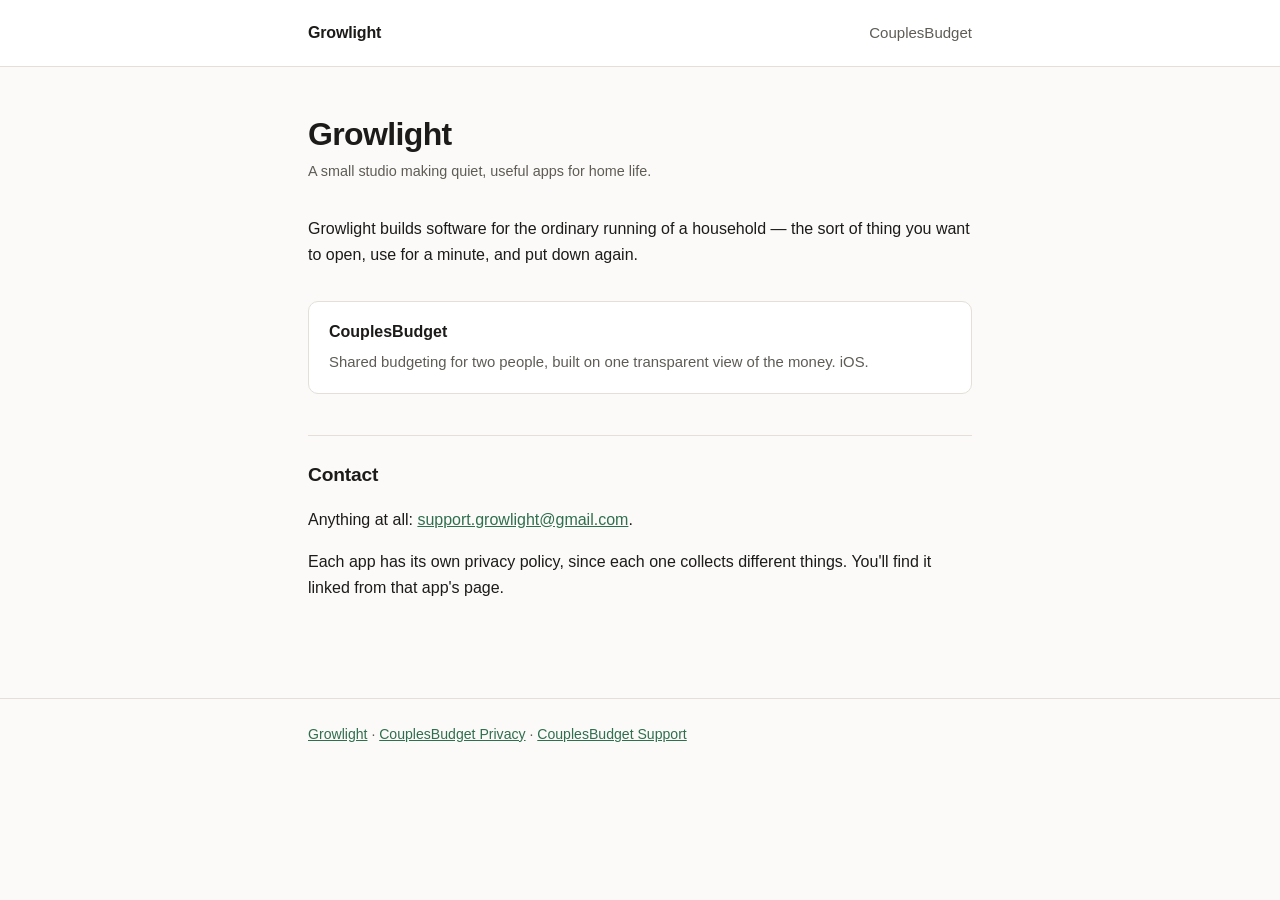
<file: index.html>
<!doctype html>
<html lang="en">
<head>
<meta charset="utf-8">
<meta name="viewport" content="width=device-width, initial-scale=1">
<title>Growlight</title>
<meta name="description" content="A small studio making quiet, useful apps for home life.">
<link rel="stylesheet" href="style.css">
</head>
<body>

<header class="site">
  <div class="wrap">
    <a class="brand" href="./">Growlight</a>
    <nav>
      <a href="couplesbudget/">CouplesBudget</a>
    </nav>
  </div>
</header>

<main class="wrap">
  <h1>Growlight</h1>
  <p class="updated">A small studio making quiet, useful apps for home life.</p>

  <p>Growlight builds software for the ordinary running of a household — the sort of thing you
  want to open, use for a minute, and put down again.</p>

  <div class="cards">
    <a class="card" href="couplesbudget/">
      <strong>CouplesBudget</strong>
      <span>Shared budgeting for two people, built on one transparent view of the money. iOS.</span>
    </a>
  </div>

  <h2>Contact</h2>
  <p>Anything at all: <a href="mailto:support.growlight@gmail.com">support.growlight@gmail.com</a>.</p>

  <p>Each app has its own privacy policy, since each one collects different things. You'll find
  it linked from that app's page.</p>
</main>

<footer class="site">
  <div class="wrap">
    <a href="./">Growlight</a> · <a href="couplesbudget/privacy/">CouplesBudget Privacy</a> · <a href="couplesbudget/support/">CouplesBudget Support</a>
  </div>
</footer>

</body>
</html>
</file>
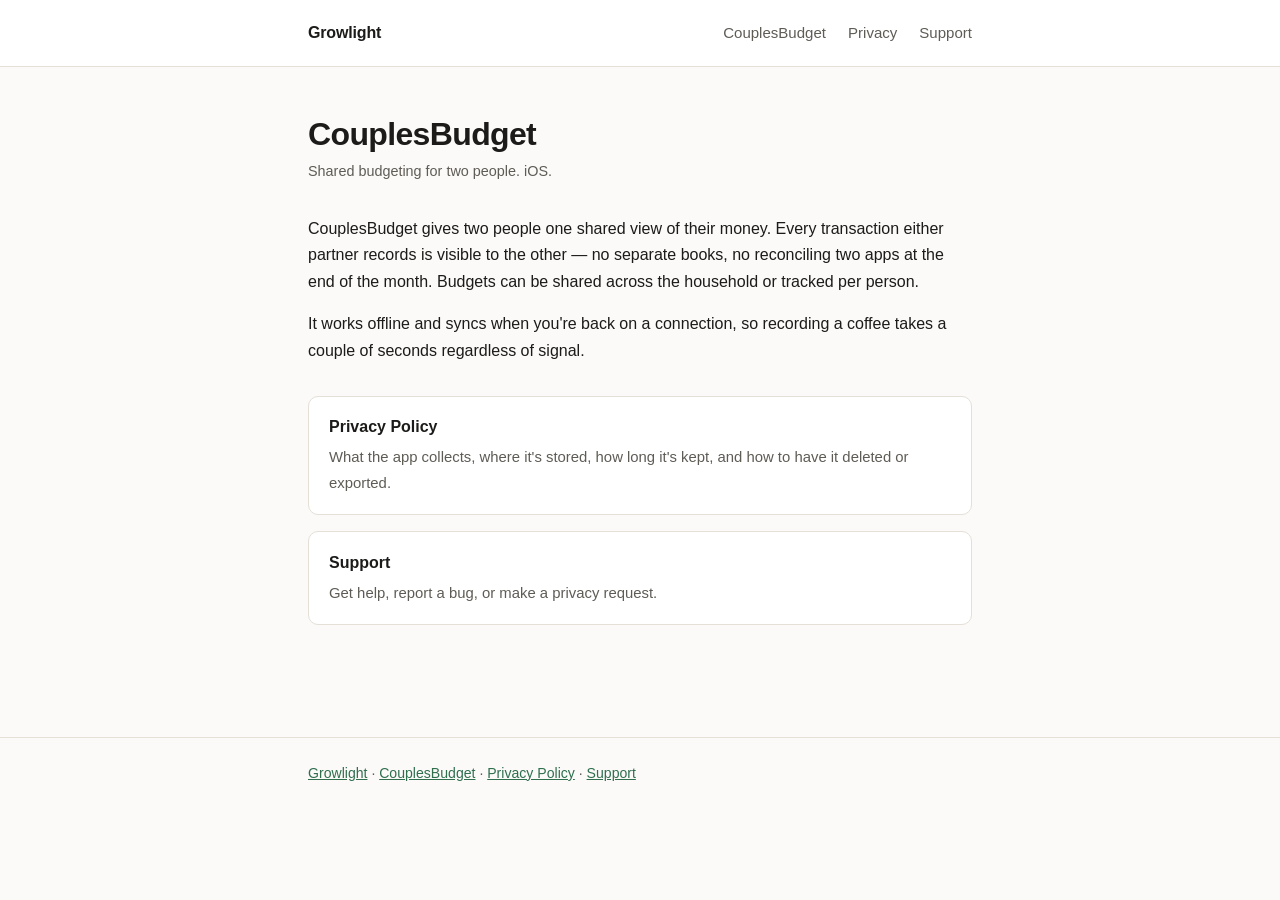
<file: couplesbudget/index.html>
<!doctype html>
<html lang="en">
<head>
<meta charset="utf-8">
<meta name="viewport" content="width=device-width, initial-scale=1">
<title>CouplesBudget — Growlight</title>
<meta name="description" content="Shared budgeting for two people, built on one transparent view of the money.">
<link rel="stylesheet" href="../style.css">
</head>
<body>

<header class="site">
  <div class="wrap">
    <a class="brand" href="../">Growlight</a>
    <nav>
      <a href="./">CouplesBudget</a>
      <a href="privacy/">Privacy</a>
      <a href="support/">Support</a>
    </nav>
  </div>
</header>

<main class="wrap">
  <h1>CouplesBudget</h1>
  <p class="updated">Shared budgeting for two people. iOS.</p>

  <p>CouplesBudget gives two people one shared view of their money. Every transaction either
  partner records is visible to the other — no separate books, no reconciling two apps at the end
  of the month. Budgets can be shared across the household or tracked per person.</p>

  <p>It works offline and syncs when you're back on a connection, so recording a coffee takes a
  couple of seconds regardless of signal.</p>

  <div class="cards">
    <a class="card" href="privacy/">
      <strong>Privacy Policy</strong>
      <span>What the app collects, where it's stored, how long it's kept, and how to have it deleted or exported.</span>
    </a>
    <a class="card" href="support/">
      <strong>Support</strong>
      <span>Get help, report a bug, or make a privacy request.</span>
    </a>
  </div>
</main>

<footer class="site">
  <div class="wrap">
    <a href="../">Growlight</a> · <a href="./">CouplesBudget</a> · <a href="privacy/">Privacy Policy</a> · <a href="support/">Support</a>
  </div>
</footer>

</body>
</html>
</file>
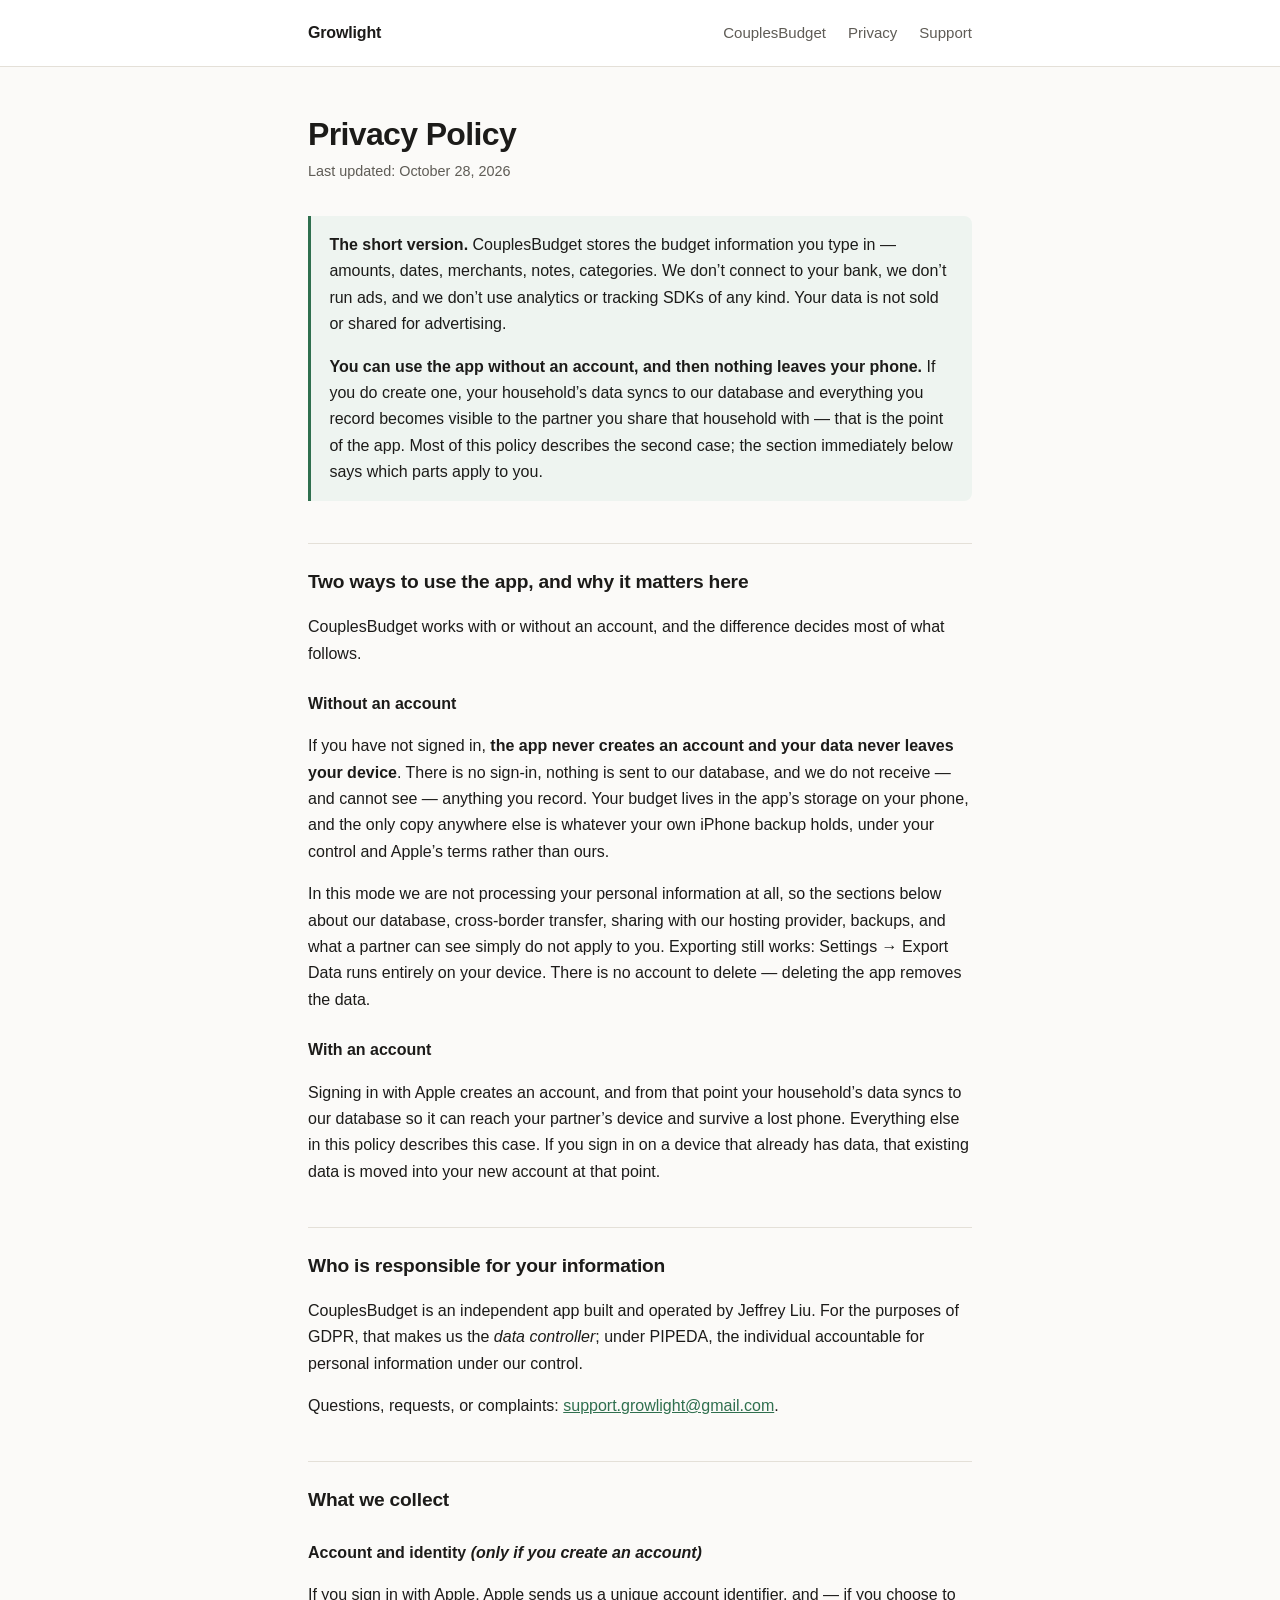
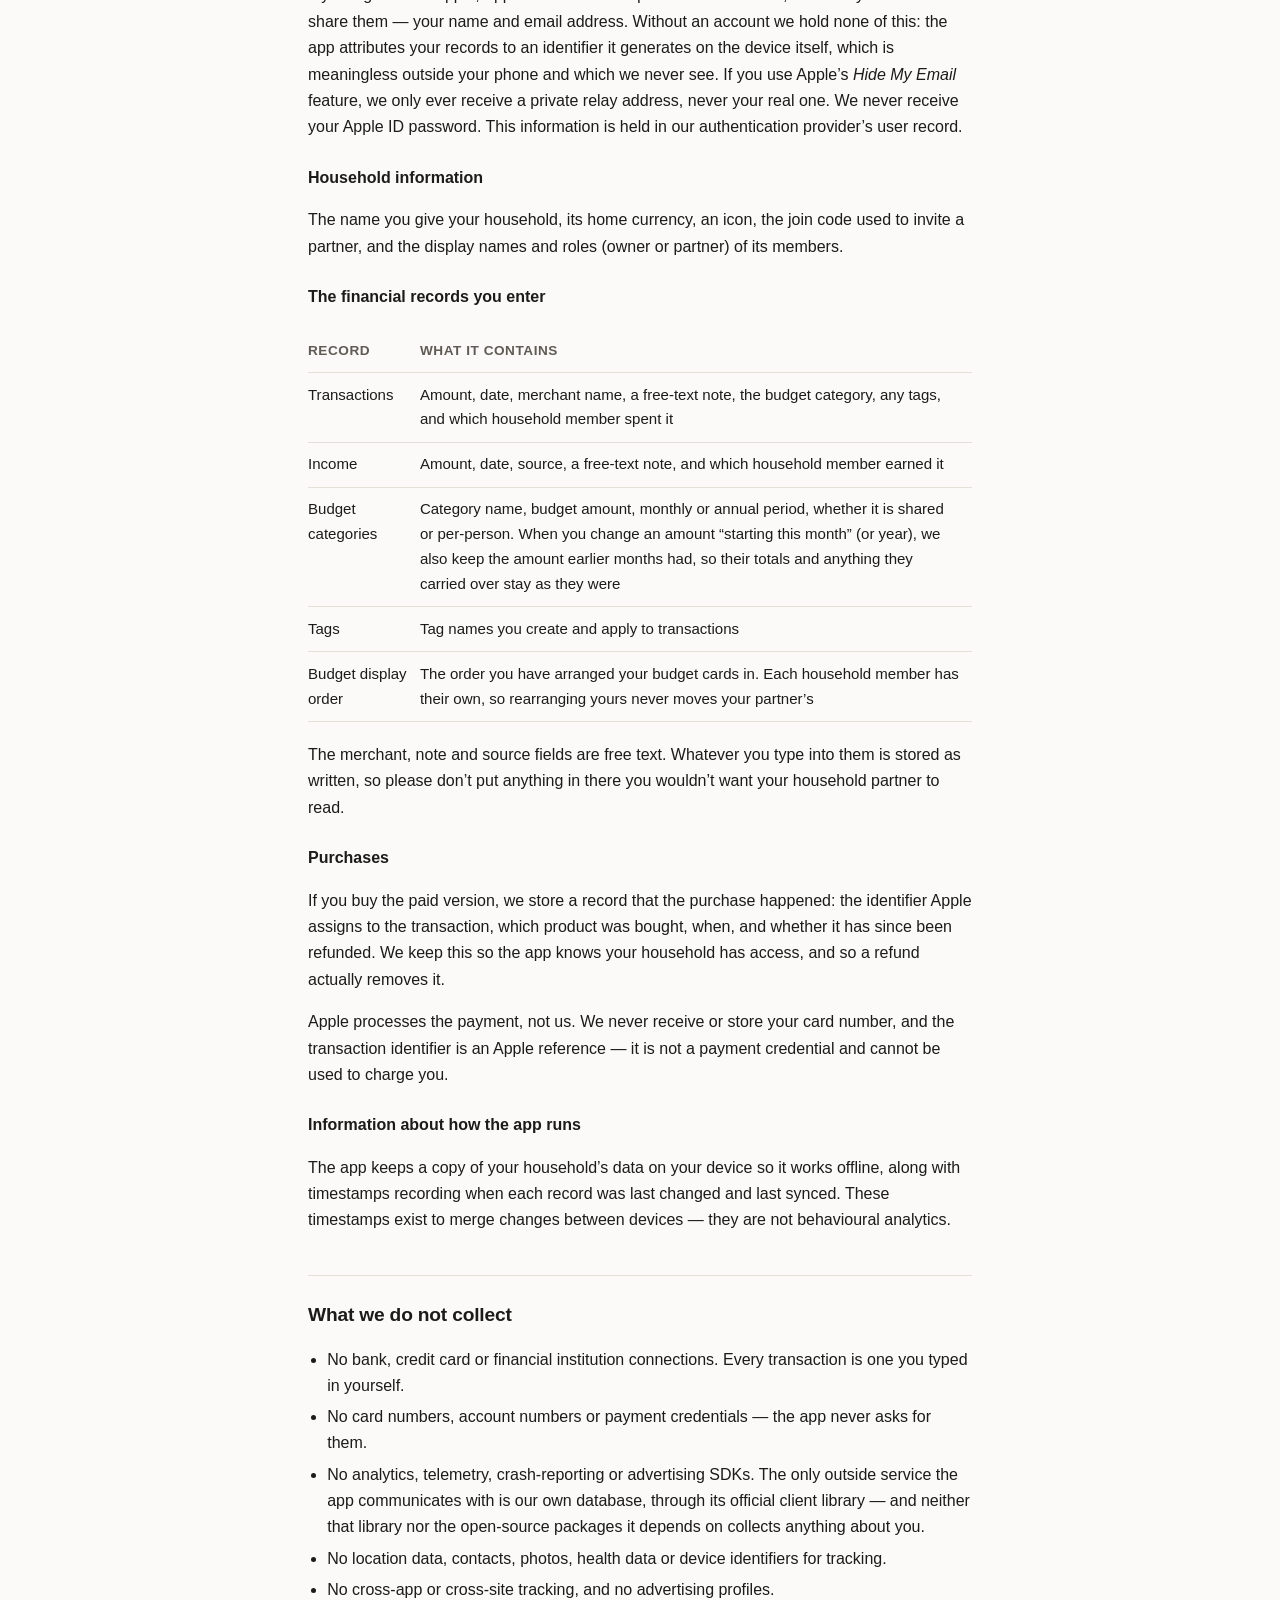
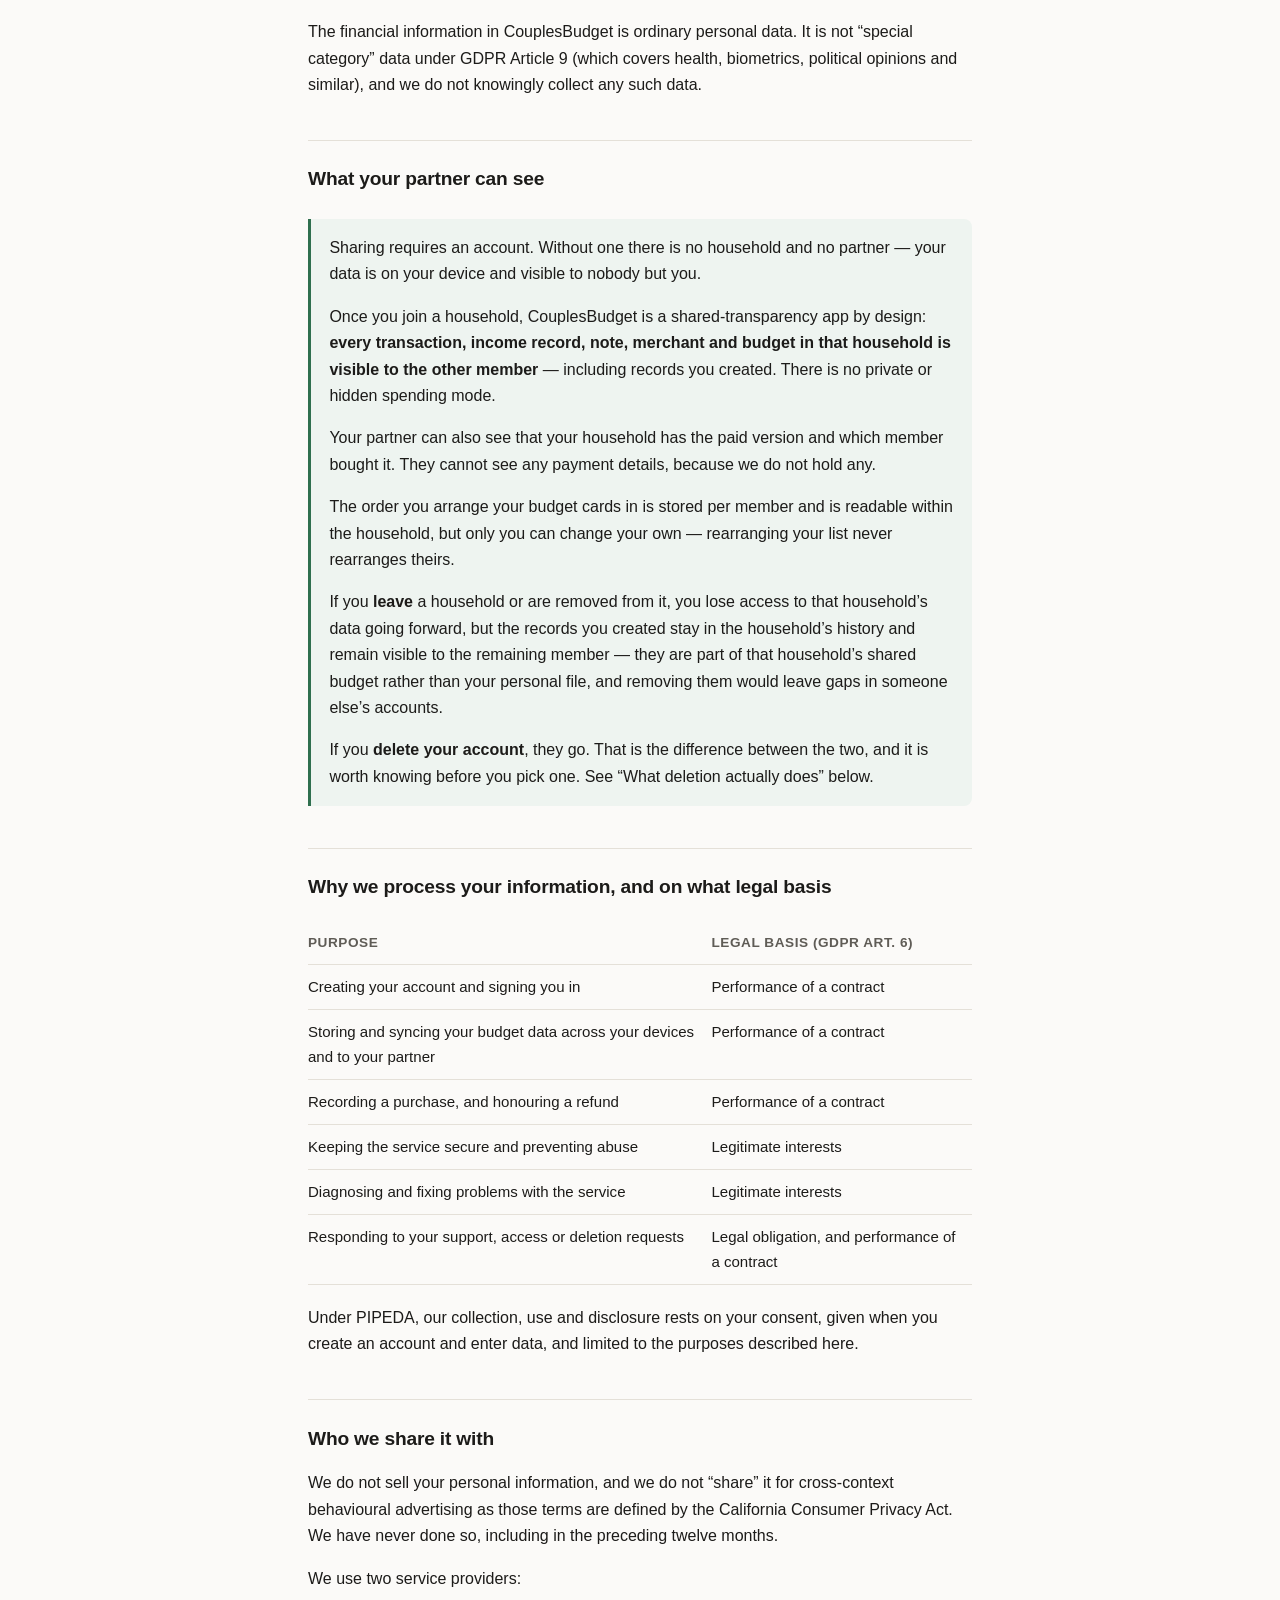
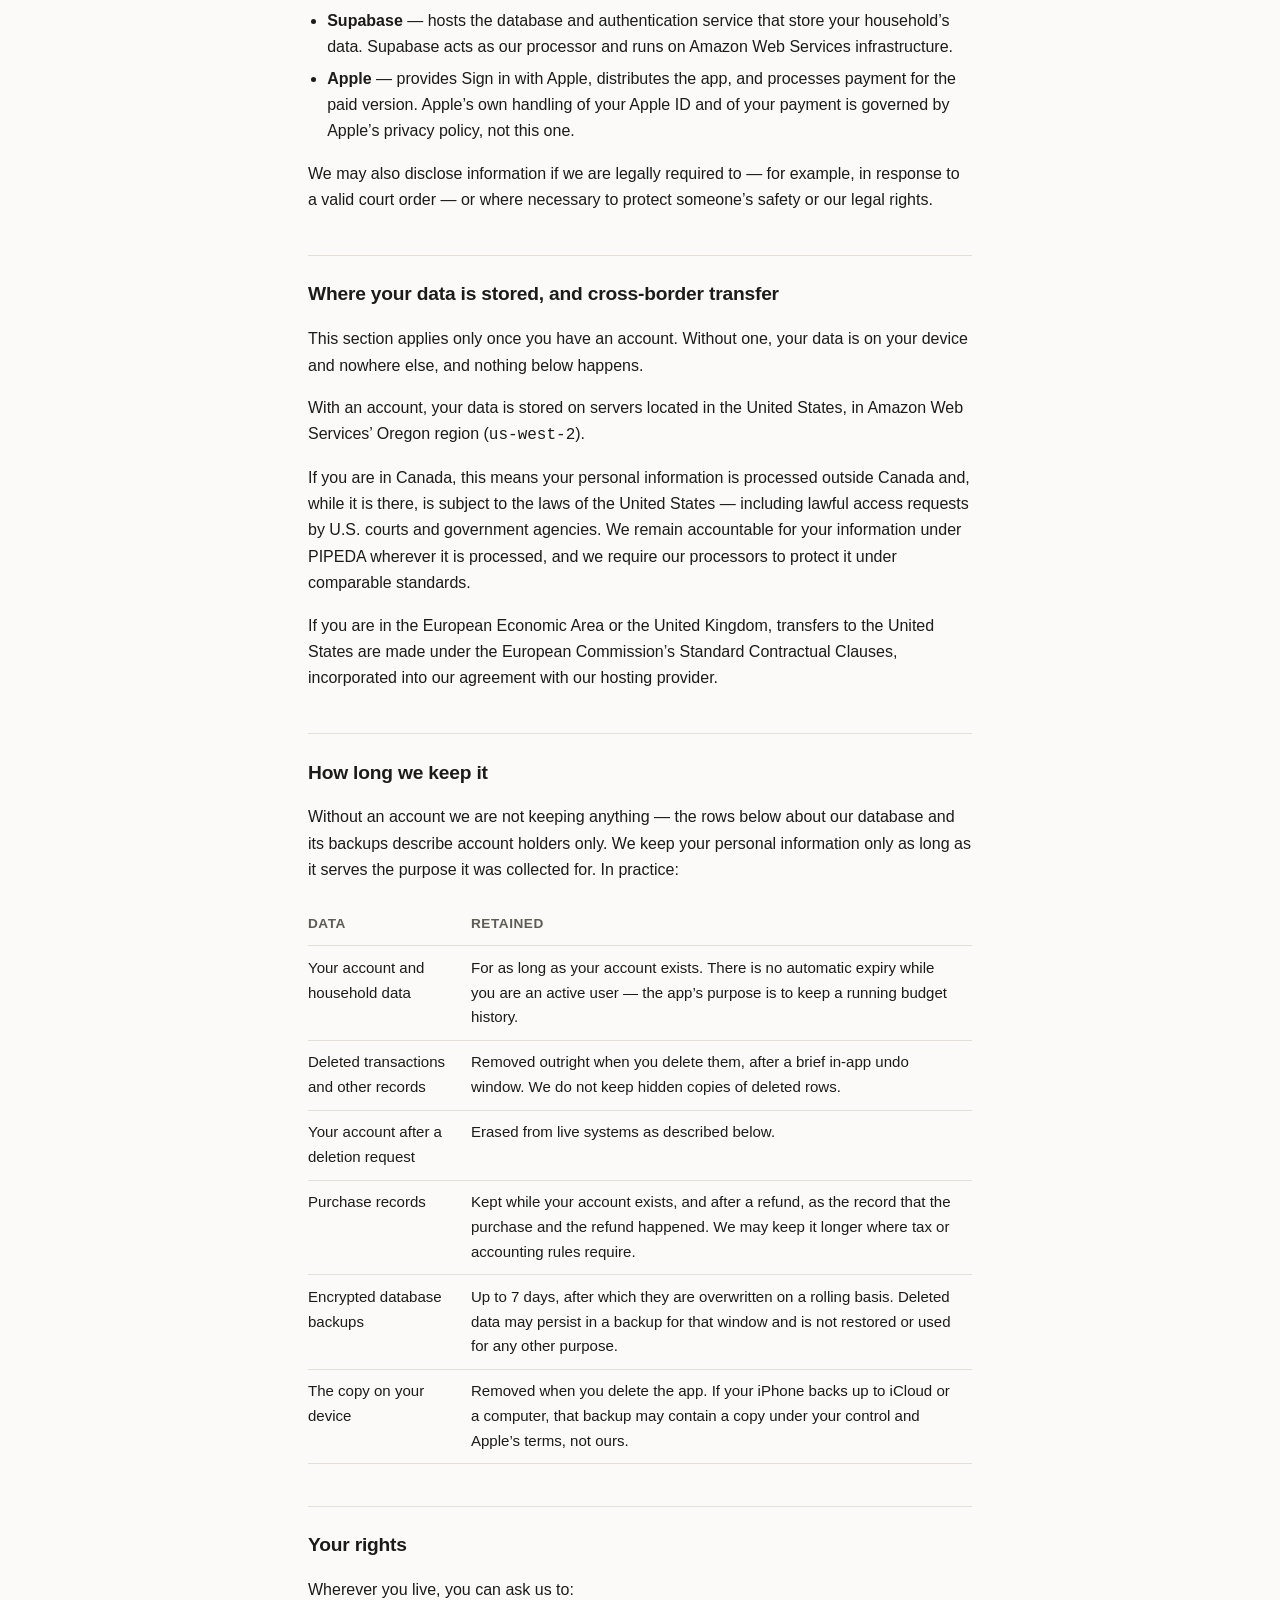
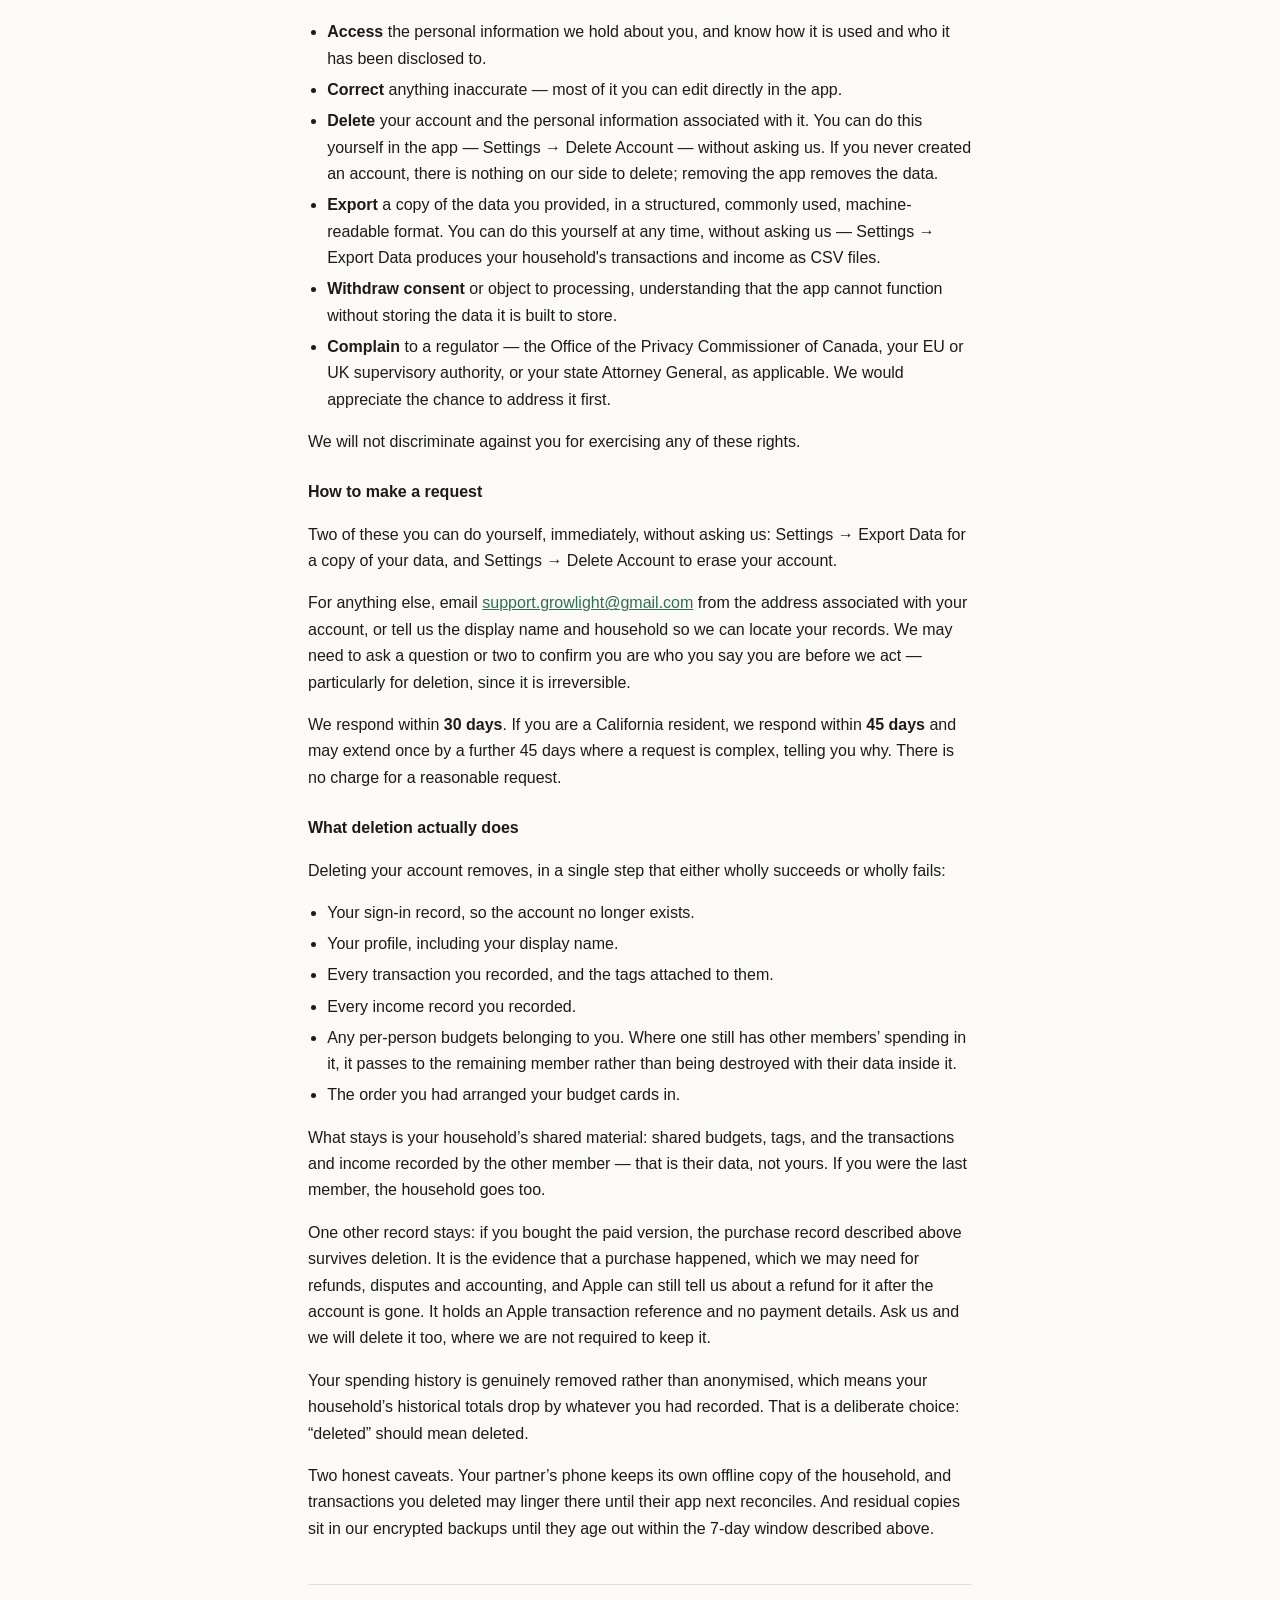
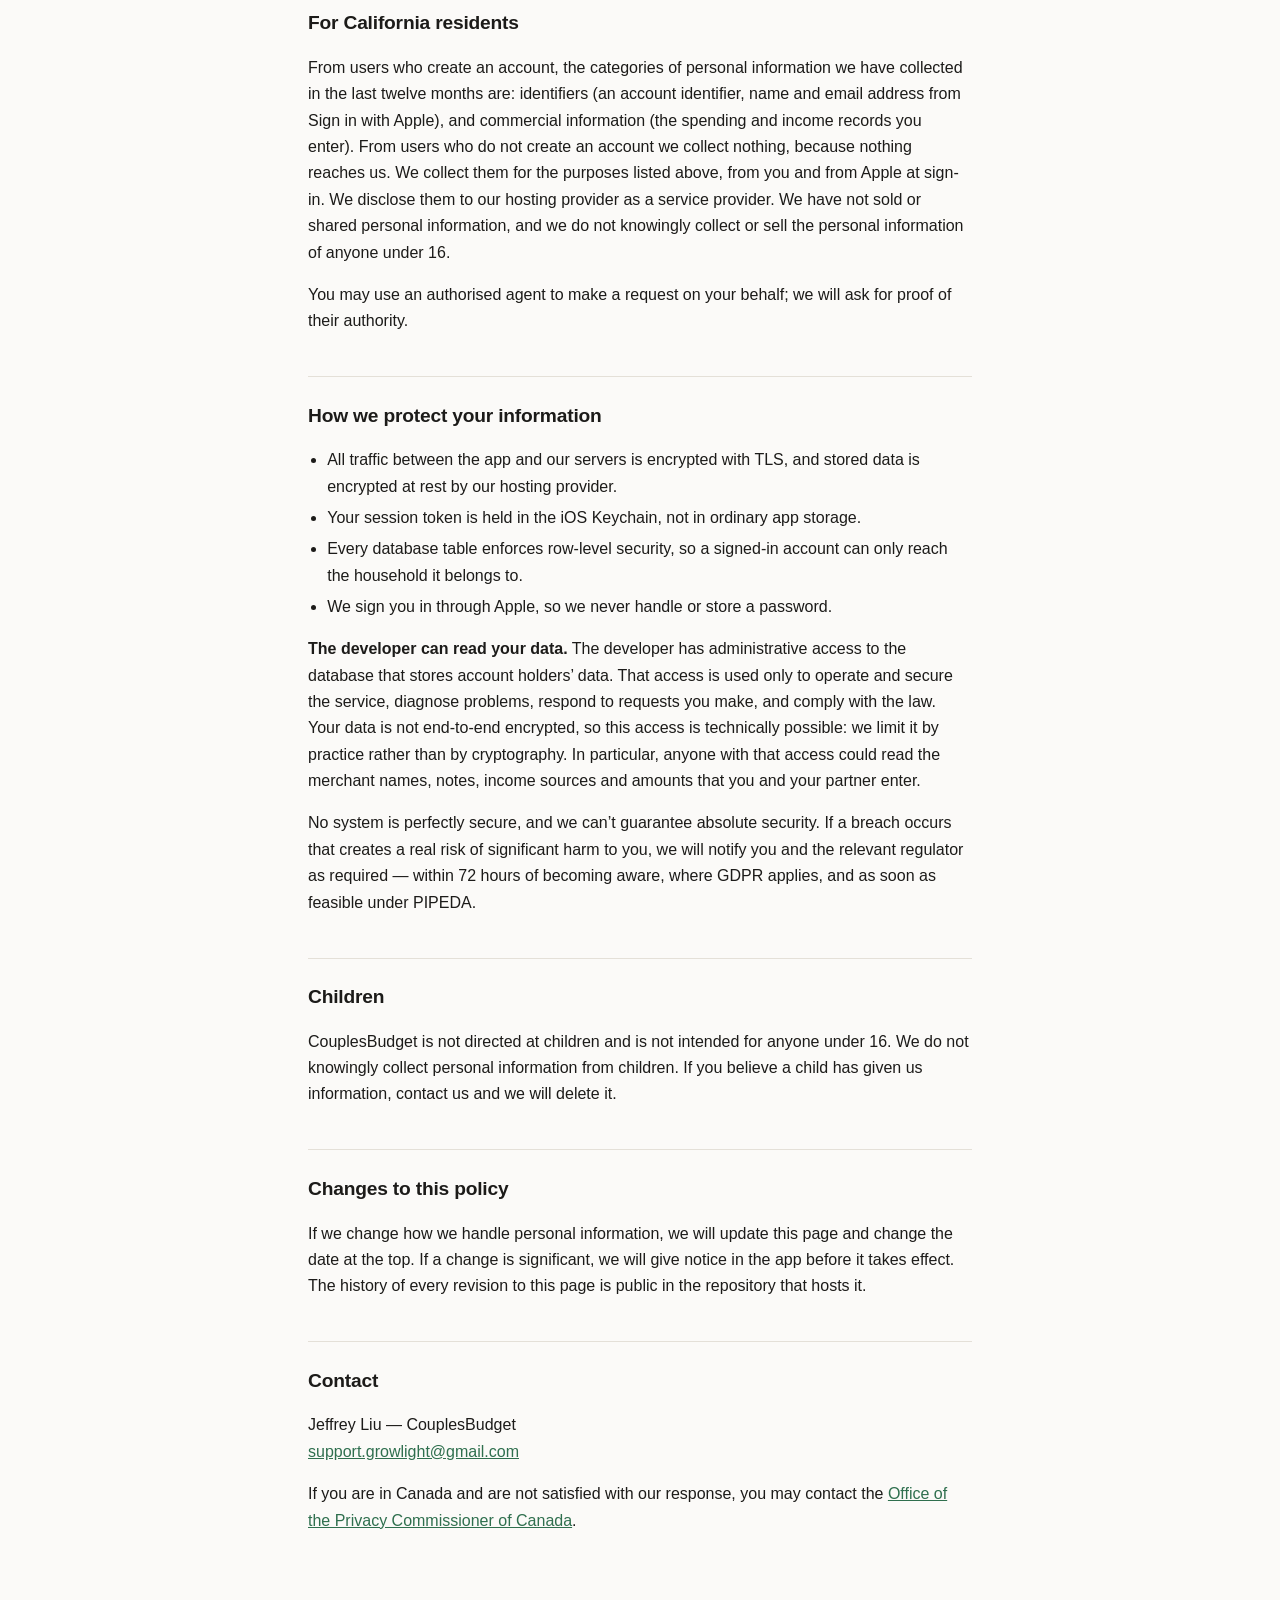
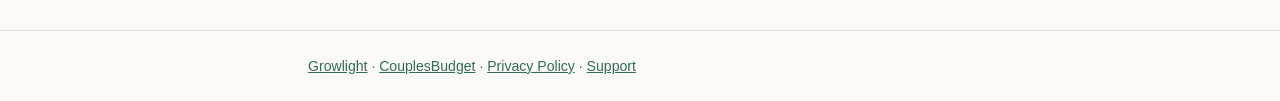
<file: couplesbudget/privacy/index.html>
<!doctype html>
<html lang="en">
<head>
<meta charset="utf-8">
<meta name="viewport" content="width=device-width, initial-scale=1">
<title>Privacy Policy — CouplesBudget</title>
<meta name="description" content="How CouplesBudget collects, uses, stores and deletes your personal information.">
<link rel="stylesheet" href="../../style.css">
</head>
<body>

<header class="site">
  <div class="wrap">
    <a class="brand" href="../../">Growlight</a>
    <nav>
      <a href="../">CouplesBudget</a>
      <a href="../privacy/">Privacy</a>
      <a href="../support/">Support</a>
    </nav>
  </div>
</header>

<main class="wrap">

<h1>Privacy Policy</h1>
<p class="updated">Last updated: October 28, 2026</p>

<div class="callout">
  <p><strong>The short version.</strong> CouplesBudget stores the budget information you type in
  — amounts, dates, merchants, notes, categories. We don’t connect to your bank, we don’t run
  ads, and we don’t use analytics or tracking SDKs of any kind. Your data is not sold or shared
  for advertising.</p>
  <p><strong>You can use the app without an account, and then nothing leaves your phone.</strong>
  If you do create one, your household’s data syncs to our database and everything you record
  becomes visible to the partner you share that household with — that is the point of the app.
  Most of this policy describes the second case; the section immediately below says which parts
  apply to you.</p>
</div>

<h2>Two ways to use the app, and why it matters here</h2>
<p>CouplesBudget works with or without an account, and the difference decides most of what
follows.</p>

<h3>Without an account</h3>
<p>If you have not signed in, <strong>the app never creates an account and your data never leaves
your device</strong>. There is no sign-in, nothing is sent to our database, and we do not receive
— and cannot see — anything you record. Your budget lives in the app’s storage on your phone,
and the only copy anywhere else is whatever your own iPhone backup holds, under your control and
Apple’s terms rather than ours.</p>
<p>In this mode we are not processing your personal information at all, so the sections below
about our database, cross-border transfer, sharing with our hosting provider, backups, and what a
partner can see simply do not apply to you. Exporting still works: Settings → Export Data runs
entirely on your device. There is no account to delete — deleting the app removes the data.</p>

<h3>With an account</h3>
<p>Signing in with Apple creates an account, and from that point your household’s data syncs to
our database so it can reach your partner’s device and survive a lost phone. Everything else in
this policy describes this case. If you sign in on a device that already has data, that existing
data is moved into your new account at that point.</p>

<h2>Who is responsible for your information</h2>
<p>CouplesBudget is an independent app built and operated by Jeffrey Liu. For the purposes of
GDPR, that makes us the <em>data controller</em>; under PIPEDA, the individual accountable for
personal information under our control.</p>
<p>Questions, requests, or complaints: <a href="mailto:support.growlight@gmail.com">support.growlight@gmail.com</a>.</p>

<h2>What we collect</h2>

<h3>Account and identity <em>(only if you create an account)</em></h3>
<p>If you sign in with Apple, Apple sends us a unique account identifier, and — if you choose to
share them — your name and email address. Without an account we hold none of this: the app
attributes your records to an identifier it generates on the device itself, which is meaningless
outside your phone and which we never see. If you use Apple’s <em>Hide My Email</em> feature, we
only ever receive a private relay address, never your real one. We never receive your Apple ID
password. This information is held in our authentication provider’s user record.</p>

<h3>Household information</h3>
<p>The name you give your household, its home currency, an icon, the join code used to invite a
partner, and the display names and roles (owner or partner) of its members.</p>

<h3>The financial records you enter</h3>
<table>
  <thead><tr><th>Record</th><th>What it contains</th></tr></thead>
  <tbody>
    <tr><td>Transactions</td><td>Amount, date, merchant name, a free-text note, the budget category, any tags, and which household member spent it</td></tr>
    <tr><td>Income</td><td>Amount, date, source, a free-text note, and which household member earned it</td></tr>
    <tr><td>Budget categories</td><td>Category name, budget amount, monthly or annual period, whether it is shared or per-person. When you change an amount &ldquo;starting this month&rdquo; (or year), we also keep the amount earlier months had, so their totals and anything they carried over stay as they were</td></tr>
    <tr><td>Tags</td><td>Tag names you create and apply to transactions</td></tr>
    <tr><td>Budget display order</td><td>The order you have arranged your budget cards in. Each household member has their own, so rearranging yours never moves your partner&rsquo;s</td></tr>
  </tbody>
</table>
<p>The merchant, note and source fields are free text. Whatever you type into them is stored as
written, so please don’t put anything in there you wouldn’t want your household partner to read.</p>

<h3>Purchases</h3>
<p>If you buy the paid version, we store a record that the purchase happened: the identifier Apple
assigns to the transaction, which product was bought, when, and whether it has since been refunded.
We keep this so the app knows your household has access, and so a refund actually removes it.</p>
<p>Apple processes the payment, not us. We never receive or store your card number, and the
transaction identifier is an Apple reference — it is not a payment credential and cannot be used to
charge you.</p>

<h3>Information about how the app runs</h3>
<p>The app keeps a copy of your household’s data on your device so it works offline, along with
timestamps recording when each record was last changed and last synced. These timestamps exist to
merge changes between devices — they are not behavioural analytics.</p>

<h2>What we do not collect</h2>
<ul>
  <li>No bank, credit card or financial institution connections. Every transaction is one you typed in yourself.</li>
  <li>No card numbers, account numbers or payment credentials — the app never asks for them.</li>
  <li>No analytics, telemetry, crash-reporting or advertising SDKs. The only outside service the app communicates with is our own database, through its official client library — and neither that library nor the open-source packages it depends on collects anything about you.</li>
  <li>No location data, contacts, photos, health data or device identifiers for tracking.</li>
  <li>No cross-app or cross-site tracking, and no advertising profiles.</li>
</ul>
<p>The financial information in CouplesBudget is ordinary personal data. It is not “special
category” data under GDPR Article 9 (which covers health, biometrics, political opinions and
similar), and we do not knowingly collect any such data.</p>

<h2>What your partner can see</h2>
<div class="callout">
  <p>Sharing requires an account. Without one there is no household and no partner — your data
  is on your device and visible to nobody but you.</p>
  <p>Once you join a household, CouplesBudget is a shared-transparency app by design:
  <strong>every transaction, income record, note, merchant and budget in that household is
  visible to the other member</strong> — including records you created. There is no private or
  hidden spending mode.</p>
  <p>Your partner can also see that your household has the paid version and which member bought
  it. They cannot see any payment details, because we do not hold any.</p>
  <p>The order you arrange your budget cards in is stored per member and is readable within the
  household, but only you can change your own &mdash; rearranging your list never rearranges
  theirs.</p>
  <p>If you <strong>leave</strong> a household or are removed from it, you lose access to that
  household’s data going forward, but the records you created stay in the household’s history and
  remain visible to the remaining member — they are part of that household’s shared budget rather
  than your personal file, and removing them would leave gaps in someone else’s accounts.</p>
  <p>If you <strong>delete your account</strong>, they go. That is the difference between the two,
  and it is worth knowing before you pick one. See “What deletion actually does” below.</p>
</div>

<h2>Why we process your information, and on what legal basis</h2>
<table>
  <thead><tr><th>Purpose</th><th>Legal basis (GDPR Art. 6)</th></tr></thead>
  <tbody>
    <tr><td>Creating your account and signing you in</td><td>Performance of a contract</td></tr>
    <tr><td>Storing and syncing your budget data across your devices and to your partner</td><td>Performance of a contract</td></tr>
    <tr><td>Recording a purchase, and honouring a refund</td><td>Performance of a contract</td></tr>
    <tr><td>Keeping the service secure and preventing abuse</td><td>Legitimate interests</td></tr>
    <tr><td>Diagnosing and fixing problems with the service</td><td>Legitimate interests</td></tr>
    <tr><td>Responding to your support, access or deletion requests</td><td>Legal obligation, and performance of a contract</td></tr>
  </tbody>
</table>
<p>Under PIPEDA, our collection, use and disclosure rests on your consent, given when you create
an account and enter data, and limited to the purposes described here.</p>

<h2>Who we share it with</h2>
<p>We do not sell your personal information, and we do not “share” it for cross-context
behavioural advertising as those terms are defined by the California Consumer Privacy Act. We have
never done so, including in the preceding twelve months.</p>
<p>We use two service providers:</p>
<ul>
  <li><strong>Supabase</strong> — hosts the database and authentication service that store your
  household’s data. Supabase acts as our processor and runs on Amazon Web Services
  infrastructure.</li>
  <li><strong>Apple</strong> — provides Sign in with Apple, distributes the app, and processes
  payment for the paid version. Apple’s own handling of your Apple ID and of your payment is
  governed by Apple’s privacy policy, not this one.</li>
</ul>
<p>We may also disclose information if we are legally required to — for example, in response to a
valid court order — or where necessary to protect someone’s safety or our legal rights.</p>

<h2>Where your data is stored, and cross-border transfer</h2>
<p>This section applies only once you have an account. Without one, your data is on your device
and nowhere else, and nothing below happens.</p>
<p>With an account, your data is stored on servers located in the United States, in Amazon Web
Services’ Oregon region (<code>us-west-2</code>).</p>
<p>If you are in Canada, this means your personal information is processed outside Canada and,
while it is there, is subject to the laws of the United States — including lawful access requests
by U.S. courts and government agencies. We remain accountable for your information under PIPEDA
wherever it is processed, and we require our processors to protect it under comparable standards.</p>
<p>If you are in the European Economic Area or the United Kingdom, transfers to the United States
are made under the European Commission’s Standard Contractual Clauses, incorporated into our
agreement with our hosting provider.</p>

<h2>How long we keep it</h2>
<p>Without an account we are not keeping anything — the rows below about our database and its
backups describe account holders only. We keep your personal information only as long as it
serves the purpose it was collected for. In practice:</p>
<table>
  <thead><tr><th>Data</th><th>Retained</th></tr></thead>
  <tbody>
    <tr><td>Your account and household data</td><td>For as long as your account exists. There is no automatic expiry while you are an active user — the app’s purpose is to keep a running budget history.</td></tr>
    <tr><td>Deleted transactions and other records</td><td>Removed outright when you delete them, after a brief in-app undo window. We do not keep hidden copies of deleted rows.</td></tr>
    <tr><td>Your account after a deletion request</td><td>Erased from live systems as described below.</td></tr>
    <tr><td>Purchase records</td><td>Kept while your account exists, and after a refund, as the record that the purchase and the refund happened. We may keep it longer where tax or accounting rules require.</td></tr>
    <tr><td>Encrypted database backups</td><td>Up to 7 days, after which they are overwritten on a rolling basis. Deleted data may persist in a backup for that window and is not restored or used for any other purpose.</td></tr>
    <tr><td>The copy on your device</td><td>Removed when you delete the app. If your iPhone backs up to iCloud or a computer, that backup may contain a copy under your control and Apple’s terms, not ours.</td></tr>
  </tbody>
</table>

<h2>Your rights</h2>
<p>Wherever you live, you can ask us to:</p>
<ul>
  <li><strong>Access</strong> the personal information we hold about you, and know how it is used and who it has been disclosed to.</li>
  <li><strong>Correct</strong> anything inaccurate — most of it you can edit directly in the app.</li>
  <li><strong>Delete</strong> your account and the personal information associated with it. You can do this yourself in the app — Settings → Delete Account — without asking us. If you never created an account, there is nothing on our side to delete; removing the app removes the data.</li>
  <li><strong>Export</strong> a copy of the data you provided, in a structured, commonly used, machine-readable format. You can do this yourself at any time, without asking us — Settings → Export Data produces your household's transactions and income as CSV files.</li>
  <li><strong>Withdraw consent</strong> or object to processing, understanding that the app cannot function without storing the data it is built to store.</li>
  <li><strong>Complain</strong> to a regulator — the Office of the Privacy Commissioner of Canada, your EU or UK supervisory authority, or your state Attorney General, as applicable. We would appreciate the chance to address it first.</li>
</ul>
<p>We will not discriminate against you for exercising any of these rights.</p>

<h3>How to make a request</h3>
<p>Two of these you can do yourself, immediately, without asking us: Settings → Export Data for
a copy of your data, and Settings → Delete Account to erase your account.</p>
<p>For anything else, email <a href="mailto:support.growlight@gmail.com">support.growlight@gmail.com</a> from the address associated with your
account, or tell us the display name and household so we can locate your records. We may need to
ask a question or two to confirm you are who you say you are before we act — particularly for
deletion, since it is irreversible.</p>
<p>We respond within <strong>30 days</strong>. If you are a California resident, we respond within
<strong>45 days</strong> and may extend once by a further 45 days where a request is complex,
telling you why. There is no charge for a reasonable request.</p>

<h3>What deletion actually does</h3>
<p>Deleting your account removes, in a single step that either wholly succeeds or wholly fails:</p>
<ul>
  <li>Your sign-in record, so the account no longer exists.</li>
  <li>Your profile, including your display name.</li>
  <li>Every transaction you recorded, and the tags attached to them.</li>
  <li>Every income record you recorded.</li>
  <li>Any per-person budgets belonging to you. Where one still has other members’ spending in it,
  it passes to the remaining member rather than being destroyed with their data inside it.</li>
  <li>The order you had arranged your budget cards in.</li>
</ul>
<p>What stays is your household’s shared material: shared budgets, tags, and the transactions and
income recorded by the other member — that is their data, not yours. If you were the last member,
the household goes too.</p>
<p>One other record stays: if you bought the paid version, the purchase record described above
survives deletion. It is the evidence that a purchase happened, which we may need for refunds,
disputes and accounting, and Apple can still tell us about a refund for it after the account is
gone. It holds an Apple transaction reference and no payment details. Ask us and we will delete it
too, where we are not required to keep it.</p>
<p>Your spending history is genuinely removed rather than anonymised, which means your household’s
historical totals drop by whatever you had recorded. That is a deliberate choice: “deleted” should
mean deleted.</p>
<p>Two honest caveats. Your partner’s phone keeps its own offline copy of the household, and
transactions you deleted may linger there until their app next reconciles. And residual copies sit
in our encrypted backups until they age out within the 7-day window described above.</p>

<h2>For California residents</h2>
<p>From users who create an account, the categories of personal information we have collected in
the last twelve months are: identifiers (an account identifier, name and email address from Sign
in with Apple), and commercial information (the spending and income records you enter). From
users who do not create an account we collect nothing, because nothing reaches us. We collect them for the
purposes listed above, from you and from Apple at sign-in. We disclose them to our hosting
provider as a service provider. We have not sold or shared personal information, and we do not
knowingly collect or sell the personal information of anyone under 16.</p>
<p>You may use an authorised agent to make a request on your behalf; we will ask for proof of
their authority.</p>

<h2>How we protect your information</h2>
<ul>
  <li>All traffic between the app and our servers is encrypted with TLS, and stored data is encrypted at rest by our hosting provider.</li>
  <li>Your session token is held in the iOS Keychain, not in ordinary app storage.</li>
  <li>Every database table enforces row-level security, so a signed-in account can only reach the household it belongs to.</li>
  <li>We sign you in through Apple, so we never handle or store a password.</li>
</ul>
<p><strong>The developer can read your data.</strong> The developer has administrative access to the
database that stores account holders&rsquo; data. That access is used only to operate and secure the
service, diagnose problems, respond to requests you make, and comply with the law. Your data is not
end-to-end encrypted, so this access is technically possible: we limit it by practice rather than by
cryptography. In particular, anyone with that access could read the merchant names, notes, income
sources and amounts that you and your partner enter.</p>
<p>No system is perfectly secure, and we can’t guarantee absolute security. If a breach occurs
that creates a real risk of significant harm to you, we will notify you and the relevant
regulator as required — within 72 hours of becoming aware, where GDPR applies, and as soon as
feasible under PIPEDA.</p>

<h2>Children</h2>
<p>CouplesBudget is not directed at children and is not intended for anyone under 16. We do not
knowingly collect personal information from children. If you believe a child has given us
information, contact us and we will delete it.</p>

<h2>Changes to this policy</h2>
<p>If we change how we handle personal information, we will update this page and change the date
at the top. If a change is significant, we will give notice in the app before it takes effect. The
history of every revision to this page is public in the repository that hosts it.</p>

<h2>Contact</h2>
<p>Jeffrey Liu — CouplesBudget<br>
<a href="mailto:support.growlight@gmail.com">support.growlight@gmail.com</a></p>
<p>If you are in Canada and are not satisfied with our response, you may contact the
<a href="https://www.priv.gc.ca/">Office of the Privacy Commissioner of Canada</a>.</p>

</main>

<footer class="site">
  <div class="wrap">
    <a href="../../">Growlight</a> · <a href="../">CouplesBudget</a> · <a href="../privacy/">Privacy Policy</a> · <a href="../support/">Support</a>
  </div>
</footer>

</body>
</html>
</file>
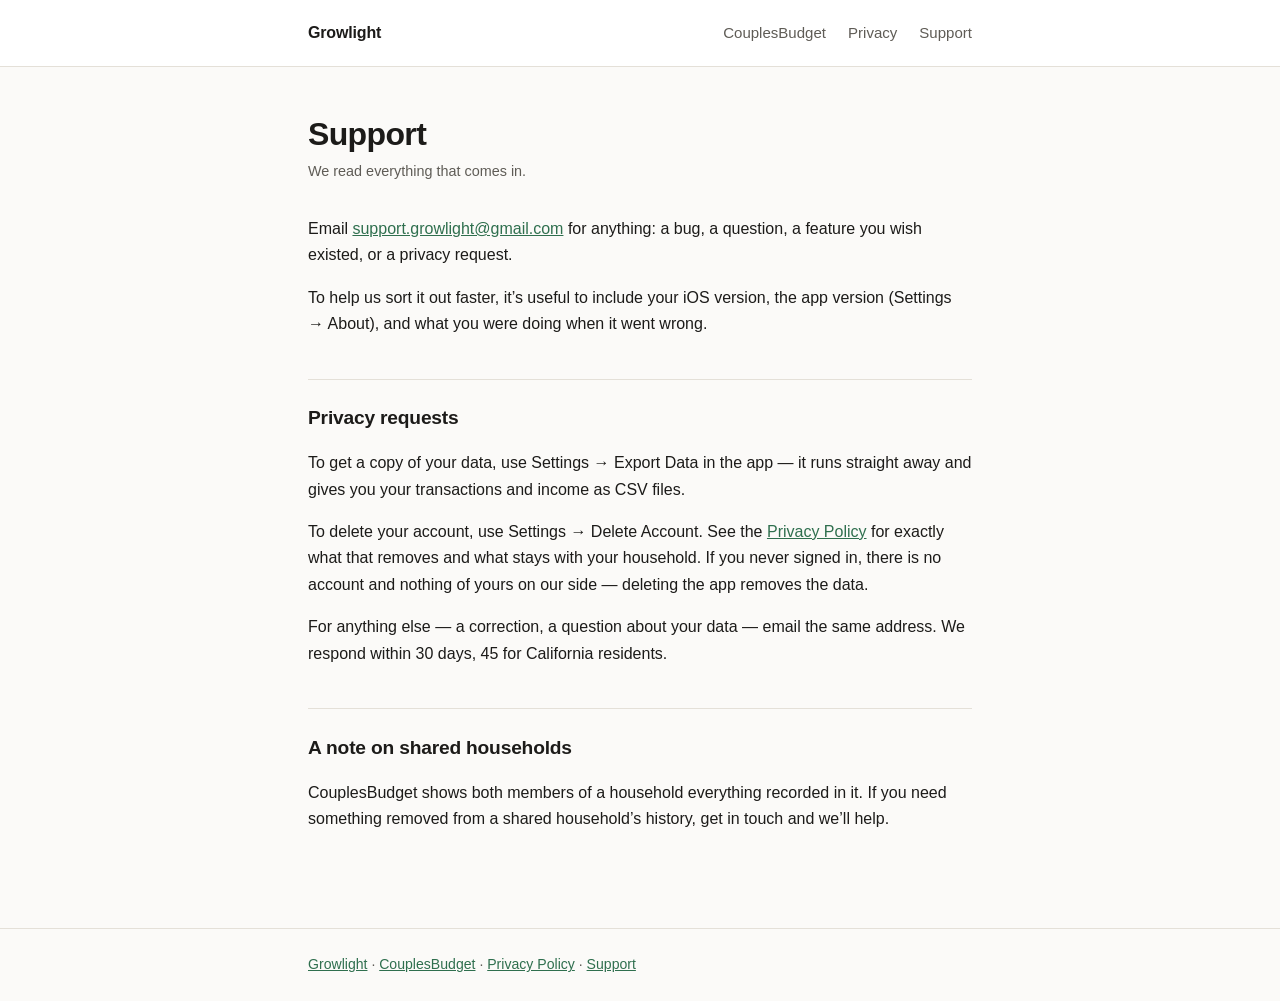
<file: couplesbudget/support/index.html>
<!doctype html>
<html lang="en">
<head>
<meta charset="utf-8">
<meta name="viewport" content="width=device-width, initial-scale=1">
<title>Support — CouplesBudget</title>
<meta name="description" content="Get help with CouplesBudget, report a bug, or make a privacy request.">
<link rel="stylesheet" href="../../style.css">
</head>
<body>

<header class="site">
  <div class="wrap">
    <a class="brand" href="../../">Growlight</a>
    <nav>
      <a href="../">CouplesBudget</a>
      <a href="../privacy/">Privacy</a>
      <a href="../support/">Support</a>
    </nav>
  </div>
</header>

<main class="wrap">
  <h1>Support</h1>
  <p class="updated">We read everything that comes in.</p>

  <p>Email <a href="mailto:support.growlight@gmail.com">support.growlight@gmail.com</a> for anything: a bug, a question, a
  feature you wish existed, or a privacy request.</p>

  <p>To help us sort it out faster, it’s useful to include your iOS version, the app version
  (Settings → About), and what you were doing when it went wrong.</p>

  <h2>Privacy requests</h2>
  <p>To get a copy of your data, use Settings → Export Data in the app — it runs straight away and
  gives you your transactions and income as CSV files.</p>
  <p>To delete your account, use Settings → Delete Account. See the
  <a href="../privacy/">Privacy Policy</a> for exactly what that removes and what stays with your
  household. If you never signed in, there is no account and nothing of yours on our side —
  deleting the app removes the data.</p>
  <p>For anything else — a correction, a question about your data — email the same address. We
  respond within 30 days, 45 for California residents.</p>

  <h2>A note on shared households</h2>
  <p>CouplesBudget shows both members of a household everything recorded in it. If you need
  something removed from a shared household’s history, get in touch and we’ll help.</p>
</main>

<footer class="site">
  <div class="wrap">
    <a href="../../">Growlight</a> · <a href="../">CouplesBudget</a> · <a href="../privacy/">Privacy Policy</a> · <a href="../support/">Support</a>
  </div>
</footer>

</body>
</html>
</file>
<file: style.css>
:root {
  color-scheme: light dark;
  --bg: #fbfaf8;
  --surface: #ffffff;
  --text: #1c1b19;
  --muted: #5f5c56;
  --rule: #e4e0d8;
  --accent: #2f6f4e;
  --accent-soft: #eef4f0;
  --max: 44rem;
}
@media (prefers-color-scheme: dark) {
  :root {
    --bg: #16151a;
    --surface: #1e1d23;
    --text: #ecebe8;
    --muted: #a5a29b;
    --rule: #33313a;
    --accent: #7fc4a0;
    --accent-soft: #1f2a24;
  }
}

* { box-sizing: border-box; }

body {
  margin: 0;
  background: var(--bg);
  color: var(--text);
  font: 16px/1.65 -apple-system, BlinkMacSystemFont, "Segoe UI", Roboto, Helvetica, Arial, sans-serif;
  -webkit-text-size-adjust: 100%;
}

.wrap {
  max-width: var(--max);
  margin: 0 auto;
  padding: 3rem 1.25rem 5rem;
}

header.site {
  border-bottom: 1px solid var(--rule);
  background: var(--surface);
}
header.site .wrap {
  padding: 1.25rem;
  display: flex;
  align-items: center;
  justify-content: space-between;
  gap: 1rem;
  flex-wrap: wrap;
}
.brand {
  font-weight: 650;
  letter-spacing: -0.01em;
  text-decoration: none;
  color: var(--text);
}
nav a {
  color: var(--muted);
  text-decoration: none;
  margin-left: 1.1rem;
  font-size: 0.94rem;
}
nav a:hover { color: var(--accent); }

h1 {
  font-size: 2rem;
  line-height: 1.2;
  letter-spacing: -0.02em;
  margin: 0 0 0.4rem;
}
h2 {
  font-size: 1.2rem;
  letter-spacing: -0.01em;
  margin: 2.6rem 0 0.6rem;
  padding-top: 1.4rem;
  border-top: 1px solid var(--rule);
}
h3 {
  font-size: 1rem;
  margin: 1.5rem 0 0.35rem;
}
.updated {
  color: var(--muted);
  font-size: 0.9rem;
  margin: 0 0 2rem;
}
p, li { color: var(--text); }
a { color: var(--accent); }

.callout {
  background: var(--accent-soft);
  border-left: 3px solid var(--accent);
  border-radius: 0 8px 8px 0;
  padding: 1rem 1.15rem;
  margin: 1.5rem 0;
}
.callout p:first-child { margin-top: 0; }
.callout p:last-child { margin-bottom: 0; }

table {
  width: 100%;
  border-collapse: collapse;
  margin: 1.25rem 0;
  font-size: 0.94rem;
  display: block;
  overflow-x: auto;
}
th, td {
  text-align: left;
  padding: 0.6rem 0.75rem 0.6rem 0;
  border-bottom: 1px solid var(--rule);
  vertical-align: top;
}
th { font-weight: 620; color: var(--muted); font-size: 0.85rem; text-transform: uppercase; letter-spacing: 0.04em; }

ul { padding-left: 1.2rem; }
li { margin: 0.3rem 0; }

footer.site {
  border-top: 1px solid var(--rule);
  color: var(--muted);
  font-size: 0.88rem;
}
footer.site .wrap { padding: 1.5rem 1.25rem; }

.cards { display: grid; gap: 1rem; margin: 2rem 0; }
.card {
  display: block;
  background: var(--surface);
  border: 1px solid var(--rule);
  border-radius: 10px;
  padding: 1.1rem 1.25rem;
  text-decoration: none;
  color: var(--text);
}
.card:hover { border-color: var(--accent); }
.card strong { display: block; margin-bottom: 0.2rem; }
.card span { color: var(--muted); font-size: 0.93rem; }
</file>
